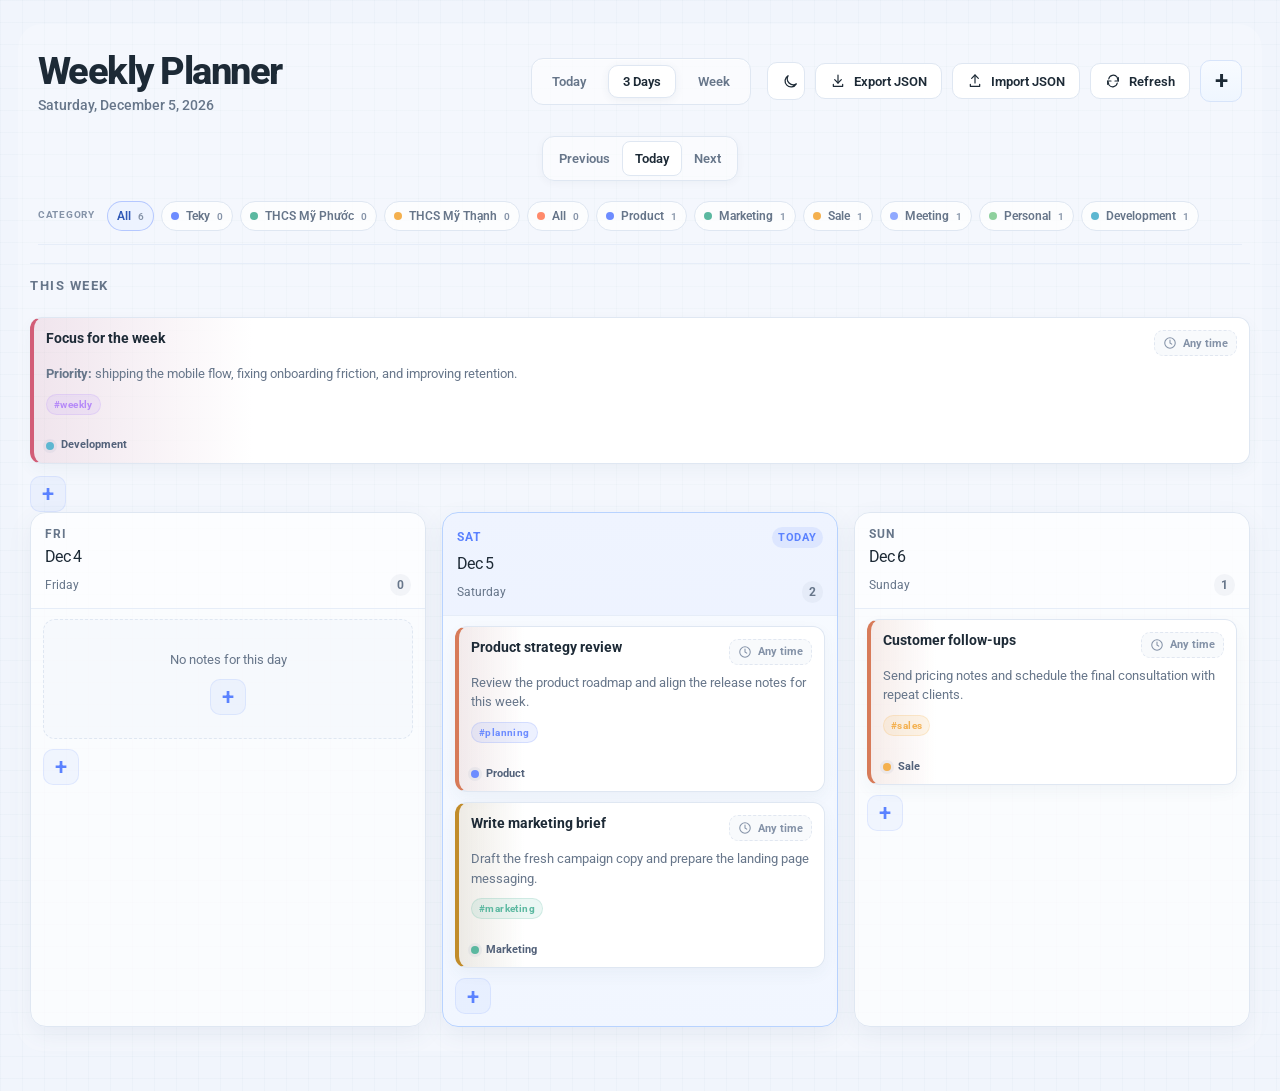
<file: index.html>
<!DOCTYPE html>
<html lang="en">
  <head>
    <meta charset="UTF-8" />
    <meta name="viewport" content="width=device-width, initial-scale=1.0" />
    <title>Weekly Planner</title>
    <link rel="preconnect" href="https://fonts.googleapis.com" />
    <link rel="preconnect" href="https://fonts.gstatic.com" crossorigin />
    <link href="https://fonts.googleapis.com/css2?family=Roboto:wght@400;500;600;700;800&display=swap" rel="stylesheet" />
    <link rel="stylesheet" href="css/style.css" />
  </head>
  <body>
    <div id="app"></div>

    <script src="vendor/jquery.min.js"></script>

    <script src="js/dates.js"></script>
    <script src="js/storage.js"></script>
    <script src="js/notes.js"></script>
    <script src="js/ui.js"></script>
    <script src="js/app.js"></script>
  </body>
</html>
</file>
<file: css/style.css>
:root {
  --bg: #edf3fb;
  --panel: #f8fafc;
  --card: #ffffff;
  --card-alt: #f3f6fb;
  --border: #dfe7f2;
  --line: #e6edf8;
  --text: #1d2a36;
  --muted: #67768a;
  --muted-2: #8593a8;
  --blue: #5b82ff;
  --blue-soft: #edf3ff;
  --blue-strong: #dfeaff;
  --shadow: 0 8px 24px rgba(62, 92, 127, 0.08);
  --radius: 16px;
  --radius-sm: 10px;
  --success: #62a77b;
  --warning: #e0b85e;
  --danger: #d96c6c;
  --purple: #9c86ff;
  --gray-1: #f2f5f9;
  --gray-2: #dfe7f1;
}

* {
  box-sizing: border-box;
}

html, body {
  margin: 0;
  min-height: 100%;
  background: var(--bg);
  color: var(--text);
  font-family: 'Roboto', sans-serif;
}

body {
  min-height: 100vh;
  background:
    linear-gradient(rgba(255,255,255,0.2), rgba(255,255,255,0.2)),
    linear-gradient(90deg, rgba(121, 149, 180, 0.055) 1px, transparent 1px),
    linear-gradient(rgba(121, 149, 180, 0.055) 1px, transparent 1px),
    var(--bg);
  background-size: auto, 22px 22px, 22px 22px, auto;
}

button, input, select, textarea {
  font: inherit;
}

button {
  border: none;
  background: none;
}

#app {
  max-width: 1440px;
  margin: 0 auto;
  padding: 24px 18px 40px;
}

.planner-shell {
  background: rgba(255, 255, 255, 0.18);
  border-radius: 24px;
  padding: 16px 12px 24px;
}

.app-header {
  display: flex;
  align-items: center;
  justify-content: space-between;
  gap: 16px;
  padding: 8px 8px 18px;
}

.app-header-left {
  flex: 1;
}

.app-title {
  margin: 0;
  font-size: clamp(1.8rem, 3vw, 2.5rem);
  font-weight: 800;
  letter-spacing: -0.04em;
  color: var(--text);
}

.theme-toggle-btn {
  display: inline-grid;
  place-items: center;
  width: 38px;
  height: 38px;
  padding: 0;
  flex: 0 0 auto;
}

.theme-icon {
  width: 17px;
  height: 17px;
}

.theme-icon-sun,
:root[data-theme="dark"] .theme-icon-moon {
  display: none;
}

:root[data-theme="dark"] .theme-icon-sun {
  display: block;
}

.app-subtitle {
  margin-top: 4px;
  color: var(--muted);
  font-size: 0.9rem;
  font-weight: 500;
}

.view-switch {
  display: inline-flex;
  gap: 8px;
  padding: 6px;
  border-radius: 12px;
  background: rgba(255, 255, 255, 0.6);
  border: 1px solid var(--border);
  box-shadow: inset 0 1px 0 rgba(255,255,255,0.7);
}

.view-btn {
  border-radius: 10px;
  padding: 8px 14px;
  font-size: 0.8rem;
  font-weight: 600;
  color: var(--muted);
  transition: all 0.2s ease;
}

.view-btn.active {
  background: #fff;
  border: 1px solid var(--border);
  color: var(--text);
  box-shadow: 0 2px 8px rgba(56, 82, 117, 0.07);
}

.top-actions {
  display: flex;
  justify-content: flex-end;
  align-items: center;
  gap: 10px;
}

.primary-btn, .secondary-btn, .mini-btn {
  border-radius: 10px;
  border: 1px solid var(--border);
  background: #fff;
  color: var(--text);
  font-weight: 600;
  transition: all 0.2s ease;
}

.primary-btn {
  background: linear-gradient(180deg, #f8fbff, #eff6ff);
  border-color: #d7e4fa;
  padding: 11px 16px;
  font-size: 0.88rem;
}

.primary-btn:hover, .secondary-btn:hover, .mini-btn:hover, .ghost-btn:hover {
  transform: translateY(-1px);
  box-shadow: 0 6px 16px rgba(69, 103, 144, 0.08);
}

.secondary-btn {
  padding: 9px 14px;
  font-size: 0.8rem;
}

.export-btn {
  display: inline-flex;
  align-items: center;
  justify-content: center;
  gap: 8px;
  white-space: nowrap;
}

.export-btn svg {
  flex: 0 0 auto;
}

.mini-btn {
  padding: 7px 10px;
  font-size: 0.77rem;
}

.ghost-btn {
  background: rgba(255,255,255,0.4);
  border: 1px solid var(--border);
  border-radius: 10px;
  padding: 7px 10px;
  color: var(--muted);
}

.date-nav {
  display: flex;
  justify-content: center;
  align-items: center;
  gap: 10px;
  margin: 4px 0 20px;
}

.date-nav .nav-group {
  display: inline-flex;
  background: rgba(255,255,255,0.55);
  border: 1px solid var(--border);
  border-radius: 12px;
  padding: 4px;
  box-shadow: 0 2px 8px rgba(32, 50, 72, 0.04);
}

.date-nav .nav-group button {
  border-radius: 8px;
  font-size: 0.8rem;
  font-weight: 600;
  color: var(--muted);
  padding: 9px 12px;
}

.date-nav .nav-group button.primary {
  background: #fff;
  color: var(--text);
  border: 1px solid var(--border);
}

.planner-main {
  display: block;
}

.category-filter-bar {
  display: flex;
  align-items: flex-start;
  gap: 12px;
  margin: 0 8px 18px;
  padding-bottom: 13px;
  border-bottom: 1px solid var(--line);
}

.category-filter-label {
  flex: 0 0 auto;
  padding-top: 7px;
  color: var(--muted-2);
  font-size: 0.65rem;
  font-weight: 700;
  letter-spacing: 0.07em;
  text-transform: uppercase;
}

.category-filter-options {
  display: flex;
  flex-wrap: wrap;
  gap: 7px;
  min-width: 0;
}

.category-filter-chip {
  display: inline-flex;
  align-items: center;
  gap: 7px;
  min-height: 30px;
  padding: 5px 9px;
  border: 1px solid var(--border);
  border-radius: 999px;
  background: rgba(255,255,255,0.72);
  color: var(--muted);
  font-size: 0.72rem;
  font-weight: 600;
  white-space: nowrap;
  cursor: pointer;
  transition: background 0.16s ease, border-color 0.16s ease, color 0.16s ease;
}

.category-filter-chip:hover {
  border-color: #b8c9e5;
  color: var(--text);
}

.category-filter-chip.active {
  border-color: rgba(91, 130, 255, 0.38);
  background: #edf3ff;
  color: #315ab7;
}

.category-filter-dot {
  width: 8px;
  height: 8px;
  flex: 0 0 auto;
  border-radius: 50%;
  background: var(--filter-color);
}

.category-filter-count {
  color: var(--muted-2);
  font-size: 0.62rem;
  font-variant-numeric: tabular-nums;
}

@media (max-width: 640px) {
  .category-filter-bar {
    flex-direction: column;
    gap: 7px;
    margin-right: 4px;
    margin-left: 4px;
  }

  .category-filter-label {
    padding-top: 0;
  }

  .category-filter-options {
    width: 100%;
    flex-wrap: nowrap;
    overflow-x: auto;
    padding-bottom: 3px;
  }
}

:root[data-theme="dark"] {
  color-scheme: dark;
  --bg: #151c23;
  --panel: #1c252e;
  --card: #222d37;
  --card-alt: #293641;
  --border: #3b4956;
  --line: #303d48;
  --text: #e5edf3;
  --muted: #a5b3bf;
  --muted-2: #8293a2;
  --blue: #91adff;
  --blue-soft: #273752;
  --blue-strong: #344761;
  --shadow: 0 8px 24px rgba(0, 0, 0, 0.24);
  --gray-1: #293641;
  --gray-2: #3b4956;
}

:root[data-theme="dark"] body {
  background:
    linear-gradient(rgba(13, 18, 24, 0.42), rgba(13, 18, 24, 0.42)),
    linear-gradient(90deg, rgba(161, 181, 201, 0.035) 1px, transparent 1px),
    linear-gradient(rgba(161, 181, 201, 0.035) 1px, transparent 1px),
    var(--bg);
}

:root[data-theme="dark"] .planner-shell,
:root[data-theme="dark"] .view-switch,
:root[data-theme="dark"] .date-nav .nav-group,
:root[data-theme="dark"] .day-column,
:root[data-theme="dark"] .quick-confirm {
  background-color: var(--panel);
  background-image: none;
}

:root[data-theme="dark"] .view-btn.active,
:root[data-theme="dark"] .primary-btn,
:root[data-theme="dark"] .secondary-btn,
:root[data-theme="dark"] .mini-btn,
:root[data-theme="dark"] .date-nav .nav-group button.primary,
:root[data-theme="dark"] .saved-tag-item {
  background: var(--card-alt);
  border-color: var(--border);
  color: var(--text);
}

:root[data-theme="dark"] .ghost-btn,
:root[data-theme="dark"] .category-filter-chip,
:root[data-theme="dark"] .note-action-btn,
:root[data-theme="dark"] .editor-button,
:root[data-theme="dark"] .saved-tag-item {
  background-color: var(--card-alt);
  color: var(--muted);
}

:root[data-theme="dark"] .category-filter-chip.active {
  border-color: rgba(145, 173, 255, 0.48);
  background: #293b56;
  color: #c2d2ff;
}

:root[data-theme="dark"] .day-column.today {
  border-color: #536b98;
  background: linear-gradient(180deg, #243247, #202b38);
}

:root[data-theme="dark"] .day-column-header,
:root[data-theme="dark"] .day-column-header.today {
  background: rgba(255, 255, 255, 0.025);
}

:root[data-theme="dark"] .note-time {
  border-color: var(--border);
  background: #2a3743;
  color: #c4d0da;
}

:root[data-theme="dark"] .note-time.is-unscheduled {
  background: #252f39;
  color: var(--muted-2);
}

:root[data-theme="dark"] .tag-badge,
:root[data-theme="dark"] .tag-chip {
  border-color: var(--border);
  background: #2a3743;
  color: #d0dbe4;
}

:root[data-theme="dark"] .note-category-label {
  color: #c0ccd6;
}

:root[data-theme="dark"] .empty-state {
  background: rgba(255, 255, 255, 0.025);
}

:root[data-theme="dark"] .note-composer {
  border-color: var(--border);
  background: linear-gradient(180deg, #222d37, #1e2832);
}

:root[data-theme="dark"] .note-composer input[type="text"],
:root[data-theme="dark"] .note-composer input[type="date"],
:root[data-theme="dark"] .note-composer select,
:root[data-theme="dark"] .note-composer .tag-input,
:root[data-theme="dark"] .note-composer .editor-content,
:root[data-theme="dark"] .note-composer .editor-link-form input {
  border-color: var(--border);
  background: #19232c;
  color: var(--text);
}

:root[data-theme="dark"] .note-composer .editor-toolbar,
:root[data-theme="dark"] .note-composer .editor-link-form {
  border-color: var(--border);
  background: #27333e;
}

:root[data-theme="dark"] .note-composer .editor-button {
  border-color: var(--border);
}

:root[data-theme="dark"] .note-composer .editor-button:hover,
:root[data-theme="dark"] .saved-tag-option:hover {
  background: #344352;
  color: var(--text);
}

:root[data-theme="dark"] .tag-chip button {
  background: rgba(255, 255, 255, 0.08);
}

:root[data-theme="dark"] .saved-tag-item {
  border-color: var(--border);
}

.planner-view {
  display: block;
}

.today-board,
.three-day-board,
.week-board {
  width: 100%;
}

.board-header {
  margin: 0 0 12px;
  display: flex;
  justify-content: space-between;
  align-items: center;
  gap: 12px;
}

.section-title {
  margin: 0;
  font-size: 0.79rem;
  color: var(--muted);
  font-weight: 700;
  letter-spacing: 0.12em;
  text-transform: uppercase;
}

.board-shell {
  display: grid;
  gap: 16px;
}

.today-board .board-shell {
  grid-template-columns: 1fr;
}

.three-day-board .board-shell {
  grid-template-columns: repeat(3, minmax(220px, 1fr));
}

.week-board .board-shell {
  grid-template-columns: repeat(7, minmax(170px, 1fr));
  overflow-x: auto;
  padding-bottom: 8px;
}

.day-column {
  display: flex;
  flex-direction: column;
  background: rgba(255,255,255,0.62);
  border: 1px solid var(--border);
  border-radius: var(--radius);
  min-height: 300px;
  box-shadow: var(--shadow);
  overflow: hidden;
}

.day-column.today {
  border-color: #b8d3ff;
  background: linear-gradient(180deg, #f8fbff, #f1f6ff);
}

.day-column-header {
  padding: 14px 14px 12px;
  border-bottom: 1px solid var(--line);
  background: rgba(255,255,255,0.35);
}

.day-column-header.today {
  background: rgba(125, 164, 255, 0.08);
}

.day-column-topline {
  display: flex;
  justify-content: space-between;
  align-items: center;
  margin-bottom: 6px;
}

.day-name {
  font-size: 0.77rem;
  text-transform: uppercase;
  letter-spacing: 0.08em;
  color: var(--muted);
  font-weight: 700;
}

.day-column.today .day-name {
  color: var(--blue);
}

.today-badge {
  font-size: 0.66rem;
  font-weight: 700;
  letter-spacing: 0.08em;
  text-transform: uppercase;
  background: rgba(91, 130, 255, 0.12);
  color: var(--blue);
  padding: 4px 6px;
  border-radius: 999px;
}

.day-date {
  letter-spacing: -0.04em;
}

.day-meta {
  display: flex;
  justify-content: space-between;
  align-items: center;
  font-size: 0.76rem;
  color: var(--muted);
  margin-top: 8px;
}

.note-count {
  background: rgba(123, 140, 160, 0.08);
  padding: 4px 7px;
  border-radius: 999px;
  font-weight: 700;
}

.day-body {
  padding: 10px 12px 12px;
  display: flex;
  flex-direction: column;
  gap: 10px;
  min-height: 200px;
}

.note-card {
  border: 1px solid var(--border);
  border-left: 4px solid rgba(130, 147, 172, 0.9);
  border-radius: 12px;
  background: linear-gradient(90deg, rgba(130, 147, 172, 0.08), var(--card) 18%, var(--card));
  padding: 12px 12px 10px;
  box-shadow: 0 6px 15px rgba(65, 90, 120, 0.05);
  transition: all 0.2s ease;
}

.note-card.priority-low {
  border-left-color: #3d9b72;
  background: linear-gradient(90deg, rgba(61, 155, 114, 0.12), var(--card) 18%, var(--card));
}

.note-card.priority-medium {
  border-left-color: #c18c2a;
  background: linear-gradient(90deg, rgba(193, 140, 42, 0.12), var(--card) 18%, var(--card));
}

.note-card.priority-high {
  border-left-color: #d77b59;
  background: linear-gradient(90deg, rgba(215, 123, 89, 0.12), var(--card) 18%, var(--card));
}

.note-card.priority-urgent {
  border-left-color: #d25d77;
  background: linear-gradient(90deg, rgba(210, 93, 119, 0.12), var(--card) 18%, var(--card));
}

.note-card:hover {
  box-shadow: 0 10px 18px rgba(50, 80, 120, 0.08);
}

.note-card:focus-within {
  border-color: #b9d1ff;
}

.note-top {
  display: flex;
  justify-content: space-between;
  align-items: flex-start;
  gap: 8px;
  margin-bottom: 8px;
}

.note-heading {
  display: flex;
  align-items: center;
  gap: 8px;
  flex: 1;
  min-width: 0;
}

.note-title {
  font-size: 0.9rem;
  font-weight: 700;
  line-height: 1.3;
  margin: 0;
  color: var(--text);
  flex: 1;
  word-break: break-word;
}

.note-time {
  display: inline-flex;
  align-items: center;
  gap: 6px;
  flex: 0 0 auto;
  margin-left: auto;
  padding: 5px 8px;
  border: 1px solid rgba(104, 131, 181, 0.16);
  border-radius: 9px;
  background: rgba(232, 239, 251, 0.62);
  color: #52627a;
  font-size: 0.7rem;
  font-weight: 700;
  white-space: nowrap;
}

.note-time svg {
  color: var(--blue);
  flex: 0 0 auto;
}

.note-time.is-unscheduled {
  background: rgba(247, 249, 252, 0.82);
  color: var(--muted-2);
  border-style: dashed;
}

.note-time.is-unscheduled svg {
  color: var(--muted-2);
}

.note-content {
  margin: 0;
  font-size: 0.82rem;
  color: var(--muted);
  line-height: 1.5;
  word-break: break-word;
}

.note-content p {
  margin: 0;
}

.note-content table,
.note-composer .editor-content table {
  width: 100%;
  max-width: 100%;
  border-collapse: collapse;
  table-layout: fixed;
}

.note-content th,
.note-content td,
.note-composer .editor-content th,
.note-composer .editor-content td {
  border: 1px solid var(--border);
  padding: 4px 6px;
  text-align: left;
  vertical-align: top;
  overflow-wrap: anywhere;
}

.note-content th,
.note-composer .editor-content th {
  background: var(--card-alt);
  font-weight: 700;
}

.note-content a {
  color: var(--blue);
  text-decoration: underline;
  text-underline-offset: 2px;
  overflow-wrap: anywhere;
}

.note-content ul,
.note-content ol {
  margin: 4px 0;
  padding-left: 20px;
}

.note-content blockquote {
  margin: 4px 0;
  padding-left: 9px;
  border-left: 2px solid var(--blue);
  color: var(--muted-2);
}

.note-tags {
  display: flex;
  flex-wrap: wrap;
  gap: 6px;
  margin-top: 10px;
}

.tag-badge {
  display: inline-flex;
  align-items: center;
  padding: 4px 7px;
  border-radius: 999px;
  font-size: 0.62rem;
  font-weight: 700;
  letter-spacing: 0.04em;
  color: #3d4e66;
  background: rgba(144, 174, 234, 0.12);
  border: 1px solid rgba(128, 151, 191, 0.12);
}

.note-footer {
  display: flex;
  justify-content: space-between;
  align-items: flex-end;
  gap: 10px;
  margin-top: 12px;
  color: var(--muted);
  font-size: 0.7rem;
}

.note-category-label {
  display: inline-flex;
  align-items: center;
  gap: 7px;
  min-width: 0;
  color: #53627a;
  font-size: 0.69rem;
  font-weight: 700;
  line-height: 1.3;
}

.note-category-dot {
  width: 8px;
  height: 8px;
  flex: 0 0 auto;
  border-radius: 50%;
  box-shadow: 0 0 0 3px rgba(125, 145, 175, 0.1);
}

.priority-low { color: #3d9b72; }
.priority-medium { color: #c18c2a; }
.priority-high { color: #d77b59; }
.priority-urgent { color: #d25d77; }

.note-actions {
  display: flex;
  align-items: center;
  gap: 8px;
}

.note-action-btn {
  opacity: 0;
  pointer-events: none;
  transform: translateY(3px);
  transition: opacity 0.16s ease, transform 0.16s ease, background 0.16s ease, color 0.16s ease;
}

.note-card:hover .note-action-btn,
.note-card:focus-within .note-action-btn {
  opacity: 1;
  pointer-events: auto;
  transform: translateY(0);
}

.note-action-btn {
  width: 26px;
  height: 26px;
  display: inline-flex;
  align-items: center;
  justify-content: center;
  border-radius: 8px;
  color: var(--muted-2);
  background: rgba(122, 138, 164, 0.05);
}

.note-action-btn:hover {
  background: rgba(91, 130, 255, 0.07);
  color: var(--text);
}

@media (hover: none) {
  .note-action-btn {
    opacity: 1;
    pointer-events: auto;
    transform: none;
  }
}

.empty-state {
  display: flex;
  flex-direction: column;
  align-items: center;
  justify-content: center;
  min-height: 120px;
  padding: 20px 10px 10px;
  border: 1px dashed var(--border);
  border-radius: 12px;
  background: rgba(245, 248, 252, 0.65);
  text-align: center;
  color: var(--muted);
}

.empty-state .message {
  font-size: 0.82rem;
  margin-bottom: 12px;
}

.add-note-link {
  display: inline-grid;
  place-items: center;
  width: 36px;
  height: 36px;
  padding: 0;
  border-radius: 10px;
  background: rgba(91, 130, 255, 0.06);
  border: 1px solid rgba(91, 130, 255, 0.12);
  color: var(--blue);
  font-weight: 600;
  font-size: 1.35rem;
  line-height: 1;
}

.add-note-icon-btn {
  display: inline-grid;
  place-items: center;
  width: 42px;
  height: 42px;
  padding: 0;
  font-size: 1.5rem;
  line-height: 1;
}

.weekly-section {
  margin-top: 18px;
  padding-top: 14px;
  border-top: 1px solid var(--line);
}

.weekly-section .section-title {
  margin-bottom: 12px;
}

.weekly-list {
  display: grid;
  gap: 12px;
}

.note-composer {
  padding: 18px 16px 16px;
  border: 1px solid rgba(130, 154, 204, 0.22);
  background: linear-gradient(180deg, #ffffff, #f7fafe);
  border-radius: 18px;
  box-shadow: 0 10px 24px rgba(86, 103, 136, 0.08);
  font-family: 'Roboto', sans-serif;
}

.note-composer * {
  font-family: 'Roboto', sans-serif;
}

.note-composer .form-grid {
  display: grid;
  gap: 14px;
}

.note-composer input[type="text"],
.note-composer input[type="date"],
.note-composer select,
.note-composer .tag-input {
  border: 1px solid #dfe7f3;
  background: #fff;
  border-radius: 12px;
  width: 100%;
  color: var(--text);
  font-size: 0.92rem;
  line-height: 1.5;
  box-shadow: inset 0 1px 0 rgba(255,255,255,0.8);
}

.note-composer input[type="text"],
.note-composer input[type="date"],
.note-composer select,
.note-composer .tag-input {
  padding: 10px 12px;
}

.note-composer .editor-content {
  min-height: 124px;
  max-height: 320px;
  overflow-y: auto;
  border: 1px solid #dfe7f3;
  border-top: none;
  border-radius: 0 0 12px 12px;
  padding: 12px;
  background: #fff;
  color: var(--text);
  font-size: 0.92rem;
  line-height: 1.55;
  overflow-wrap: anywhere;
}

.note-composer .editor-content:empty::before {
  content: attr(data-placeholder);
  color: #99a6b8;
  pointer-events: none;
}

.note-composer .editor-content p {
  margin: 0 0 8px;
}

.note-composer .editor-content ul,
.note-composer .editor-content ol {
  padding-left: 22px;
}

.note-composer .editor-content blockquote {
  margin: 6px 0;
  padding-left: 10px;
  border-left: 2px solid #96b3ff;
  color: var(--muted);
}

.note-composer .editor-content a {
  color: var(--blue);
  text-decoration: underline;
}

.note-composer .editor-content:focus,
.note-composer input:focus,
.note-composer select:focus {
  outline: none;
  border-color: #96b3ff;
  box-shadow: 0 0 0 4px rgba(116, 150, 255, 0.1);
}

.note-composer .editor-toolbar {
  display: flex;
  flex-wrap: wrap;
  gap: 6px;
  padding: 8px 10px;
  background: rgba(225, 236, 255, 0.38);
  border: 1px solid #dfe7f3;
  border-bottom: none;
  border-radius: 12px 12px 0 0;
}

.note-composer .editor-link-form {
  display: flex;
  flex-wrap: wrap;
  align-items: center;
  gap: 7px;
  padding: 8px;
  border: 1px solid #dfe7f3;
  border-bottom: none;
  background: #f7f9fd;
}

.note-composer .editor-link-form[hidden] {
  display: none;
}

.note-composer .editor-link-form input {
  flex: 1 1 180px;
  min-width: 0;
  padding: 7px 9px;
  border: 1px solid #dfe7f3;
  border-radius: 8px;
  color: var(--text);
  font-size: 0.82rem;
}

.note-composer .editor-button {
  border: 1px solid rgba(136, 161, 220, 0.2);
  background: rgba(255,255,255,0.8);
  color: var(--text);
  border-radius: 8px;
  padding: 5px 8px;
  font-size: 0.72rem;
  font-weight: 700;
  line-height: 1.2;
}

.note-composer .editor-button:hover {
  background: rgba(94, 129, 255, 0.08);
}

.note-composer .row-fields {
  display: grid;
  grid-template-columns: repeat(2, minmax(0, 1fr));
  gap: 10px;
}

.note-composer .row-fields.three-fields {
  grid-template-columns: repeat(3, minmax(0, 1fr));
}

.note-composer .controls {
  display: flex;
  justify-content: space-between;
  align-items: center;
  gap: 8px;
  margin-top: 10px;
}

.note-composer .footer-actions {
  display: flex;
  gap: 8px;
}

.form-label {
  display: inline-block;
  font-size: 0.68rem;
  font-weight: 700;
  color: var(--muted);
  letter-spacing: 0.08em;
  text-transform: uppercase;
  margin-bottom: 6px;
}

.tag-list {
  display: flex;
  flex-wrap: wrap;
  gap: 8px;
}

.tag-chip {
  display: inline-flex;
  align-items: center;
  gap: 6px;
  padding: 5px 8px;
  border: 1px solid rgba(133, 148, 180, 0.2);
  border-radius: 999px;
  background: rgba(125, 140, 165, 0.08);
  color: #3c4d62;
  font-size: 0.7rem;
  font-weight: 600;
}

.tag-chip button {
  width: 16px;
  height: 16px;
  border-radius: 50%;
  background: rgba(0,0,0,0.05);
  font-size: 0.72rem;
  color: var(--muted);
}

.tag-input-wrap {
  display: flex;
  gap: 6px;
  align-items: center;
}

.tag-input-wrap .tag-input {
  flex: 1;
}

.color-swatch {
  width: 16px;
  height: 16px;
  border-radius: 50%;
  border: 2px solid rgba(255,255,255,0.9);
  box-shadow: 0 0 0 1px rgba(0,0,0,0.08);
}

.tag-color-picker {
  display: flex;
  flex-wrap: wrap;
  gap: 6px;
  margin-top: 8px;
}

.saved-tag-picker {
  margin-top: 12px;
}

.saved-tag-picker > span {
  color: var(--muted-2);
  font-size: 0.65rem;
  font-weight: 700;
  letter-spacing: 0.06em;
  text-transform: uppercase;
}

.saved-tag-list {
  display: flex;
  flex-wrap: wrap;
  gap: 6px;
  margin-top: 6px;
}

.saved-tag-item {
  display: inline-flex;
  align-items: center;
  border: 1px solid var(--border);
  border-radius: 999px;
  background: rgba(255,255,255,0.82);
  overflow: hidden;
}

.saved-tag-option {
  display: inline-flex;
  align-items: center;
  gap: 6px;
  padding: 5px 8px;
  border: 0;
  border-radius: 999px 0 0 999px;
  background: transparent;
  color: var(--muted);
  font-size: 0.68rem;
  line-height: 1.2;
  cursor: pointer;
}

.saved-tag-option:hover {
  background: rgba(94, 129, 255, 0.08);
  color: var(--text);
}

.saved-tag-dot {
  width: 8px;
  height: 8px;
  flex: 0 0 auto;
  border-radius: 50%;
}

.saved-tag-remove {
  display: inline-flex;
  align-items: center;
  justify-content: center;
  width: 25px;
  height: 25px;
  margin-right: 3px;
  border-radius: 50%;
  color: var(--muted-2);
  font-size: 0.9rem;
  line-height: 1;
  cursor: pointer;
  transition: background 0.16s ease, color 0.16s ease;
}

.saved-tag-remove:hover {
  background: rgba(217, 108, 108, 0.12);
  color: var(--danger);
}

.tag-color-option {
  width: 17px;
  height: 17px;
  border-radius: 50%;
  border: 2px solid transparent;
  cursor: pointer;
}

.tag-color-option.active {
  border-color: var(--text);
  box-shadow: 0 0 0 2px rgba(59, 79, 109, 0.12);
}

.quick-confirm {
  display: flex;
  align-items: center;
  justify-content: center;
  gap: 12px;
  padding: 18px 16px;
  border: 1px solid var(--border);
  border-radius: 12px;
  background: rgba(255,255,255,0.6);
}

.quick-confirm p {
  margin: 0;
  font-size: 0.9rem;
  color: var(--muted);
}

.week-header {
  display: flex;
  justify-content: space-between;
  align-items: center;
  gap: 12px;
  margin-bottom: 12px;
}

.week-header-actions {
  display: flex;
  align-items: center;
  gap: 12px;
}

.week-title {
  font-size: 0.75rem;
  text-transform: uppercase;
  letter-spacing: 0.12em;
  color: var(--muted);
  font-weight: 700;
}

.week-range {
  font-size: 0.92rem;
  font-weight: 600;
  color: var(--text);
}

.week-day-grid {
  display: grid;
  grid-template-columns: repeat(7, minmax(170px, 1fr));
  gap: 16px;
  min-width: 980px;
}

.week-day-grid .note-card .note-top {
  flex-direction: column-reverse;
  align-items: stretch;
}

.week-day-grid .note-card .note-heading {
  width: 100%;
}

.week-day-grid .note-card .note-title {
  flex: 1 1 0;
  min-width: 0;
}

.week-day-grid .day-body,
.week-day-grid .note-composer,
.week-day-grid .note-composer .form-grid,
.week-day-grid .note-composer .form-grid > div,
.week-day-grid .note-composer .row-fields > div {
  min-width: 0;
}

.week-day-grid .note-composer .form-grid {
  grid-template-columns: minmax(0, 1fr);
}

.week-day-grid .note-composer {
  width: 100%;
  padding: 12px 10px;
}

.week-day-grid .note-composer input,
.week-day-grid .note-composer select {
  min-width: 0;
  max-width: 100%;
}

.week-day-grid .note-composer .row-fields,
.week-day-grid .note-composer .row-fields.three-fields {
  grid-template-columns: minmax(0, 1fr);
}

.week-day-grid .note-composer .tag-input-wrap {
  min-width: 0;
}

.week-day-grid .note-composer .tag-input-wrap .tag-input {
  min-width: 0;
}

@media (max-width: 980px) {
  .app-header {
    flex-wrap: wrap;
  }

  .view-switch {
    order: 3;
    width: 100%;
    justify-content: center;
  }

  .top-actions {
    justify-content: flex-end;
    flex: 1;
  }

  .three-day-board .board-shell {
    overflow-x: auto;
    grid-auto-flow: column;
    grid-auto-columns: minmax(220px, 1fr);
    grid-template-columns: none;
  }
}

@media (max-width: 640px) {
  #app {
    padding: 16px 10px 28px;
  }

  .planner-shell {
    padding: 12px 8px 18px;
  }

  .app-header {
    align-items: flex-start;
  }

  .top-actions {
    width: 100%;
    justify-content: flex-start;
  }

  .date-nav {
    justify-content: space-between;
  }

  .date-nav .nav-group {
    width: 100%;
    justify-content: space-between;
  }

  .date-nav button {
    flex: 1;
  }

  .note-composer .row-fields {
    grid-template-columns: 1fr;
  }

  .note-composer .row-fields.three-fields {
    grid-template-columns: 1fr;
  }

  .note-footer {
    flex-direction: column;
    align-items: flex-start;
  }

  .note-actions {
    width: 100%;
    justify-content: flex-end;
  }
}
</file>
